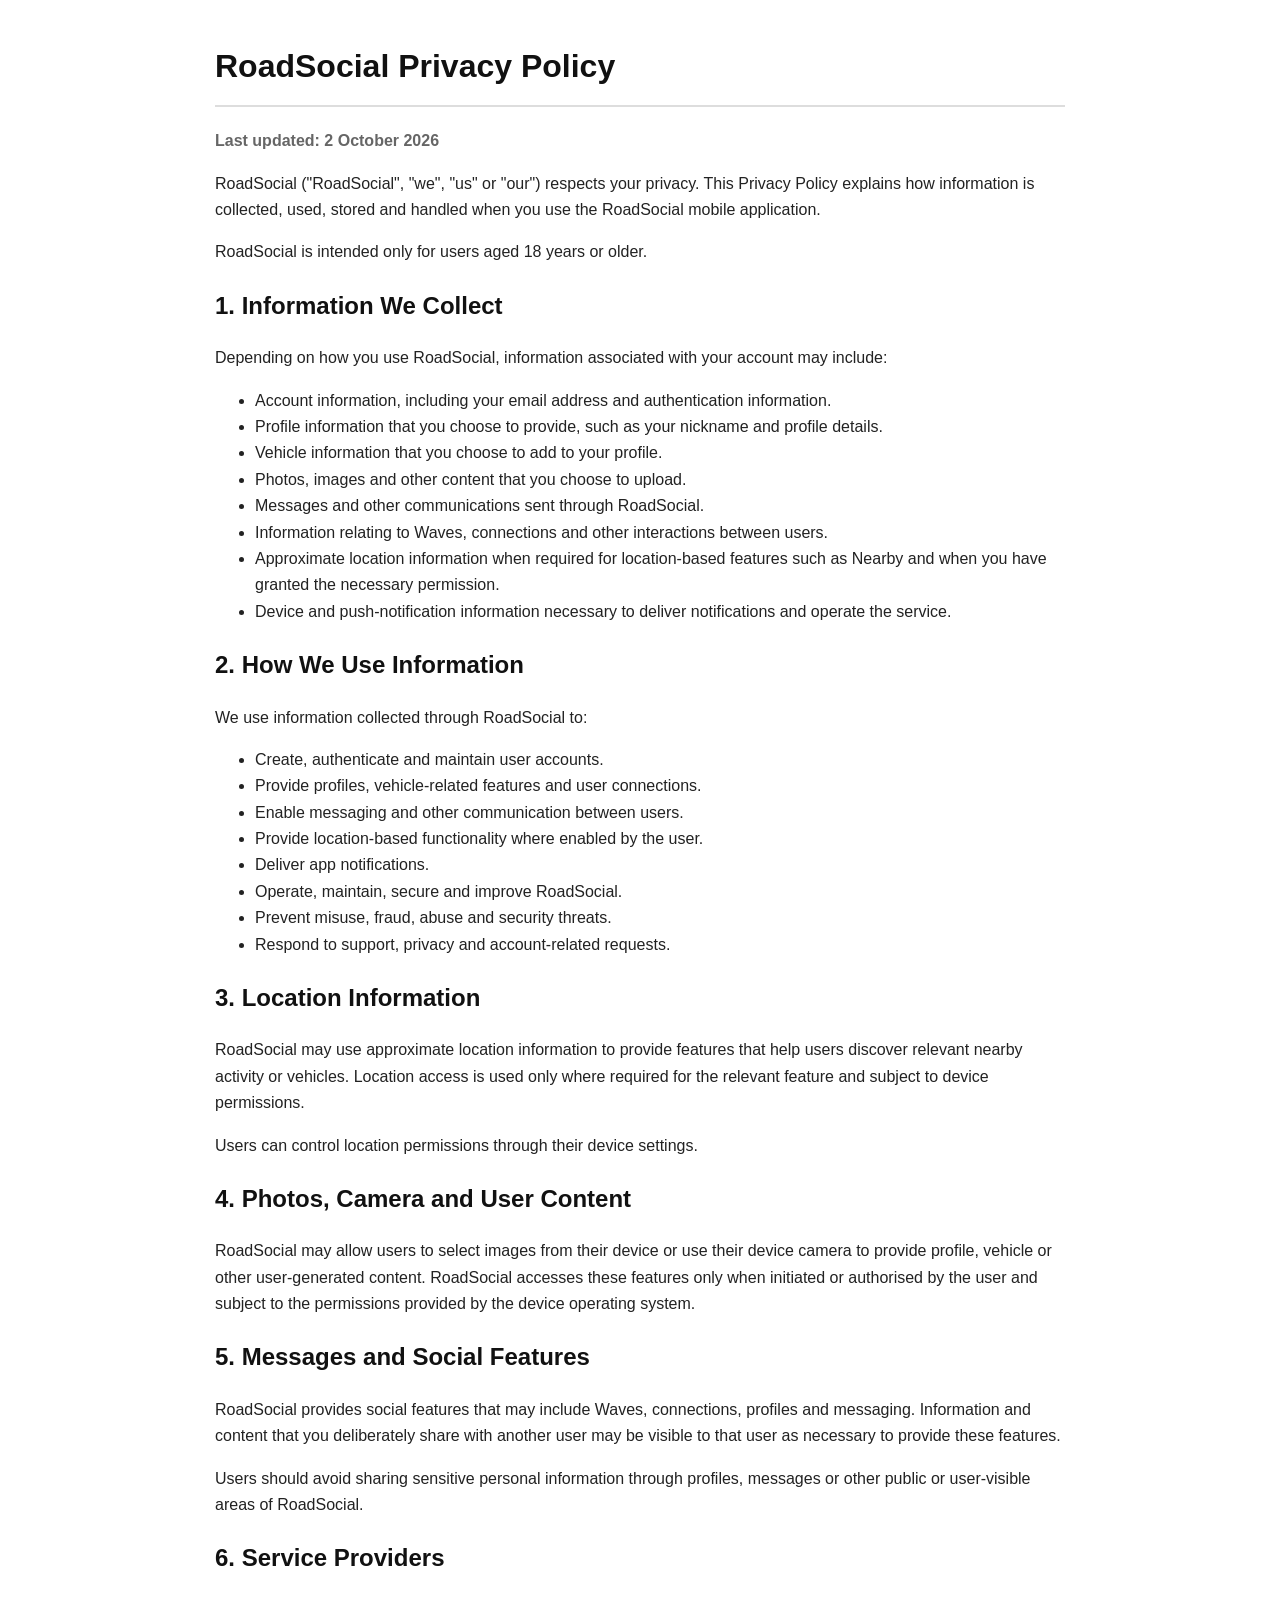
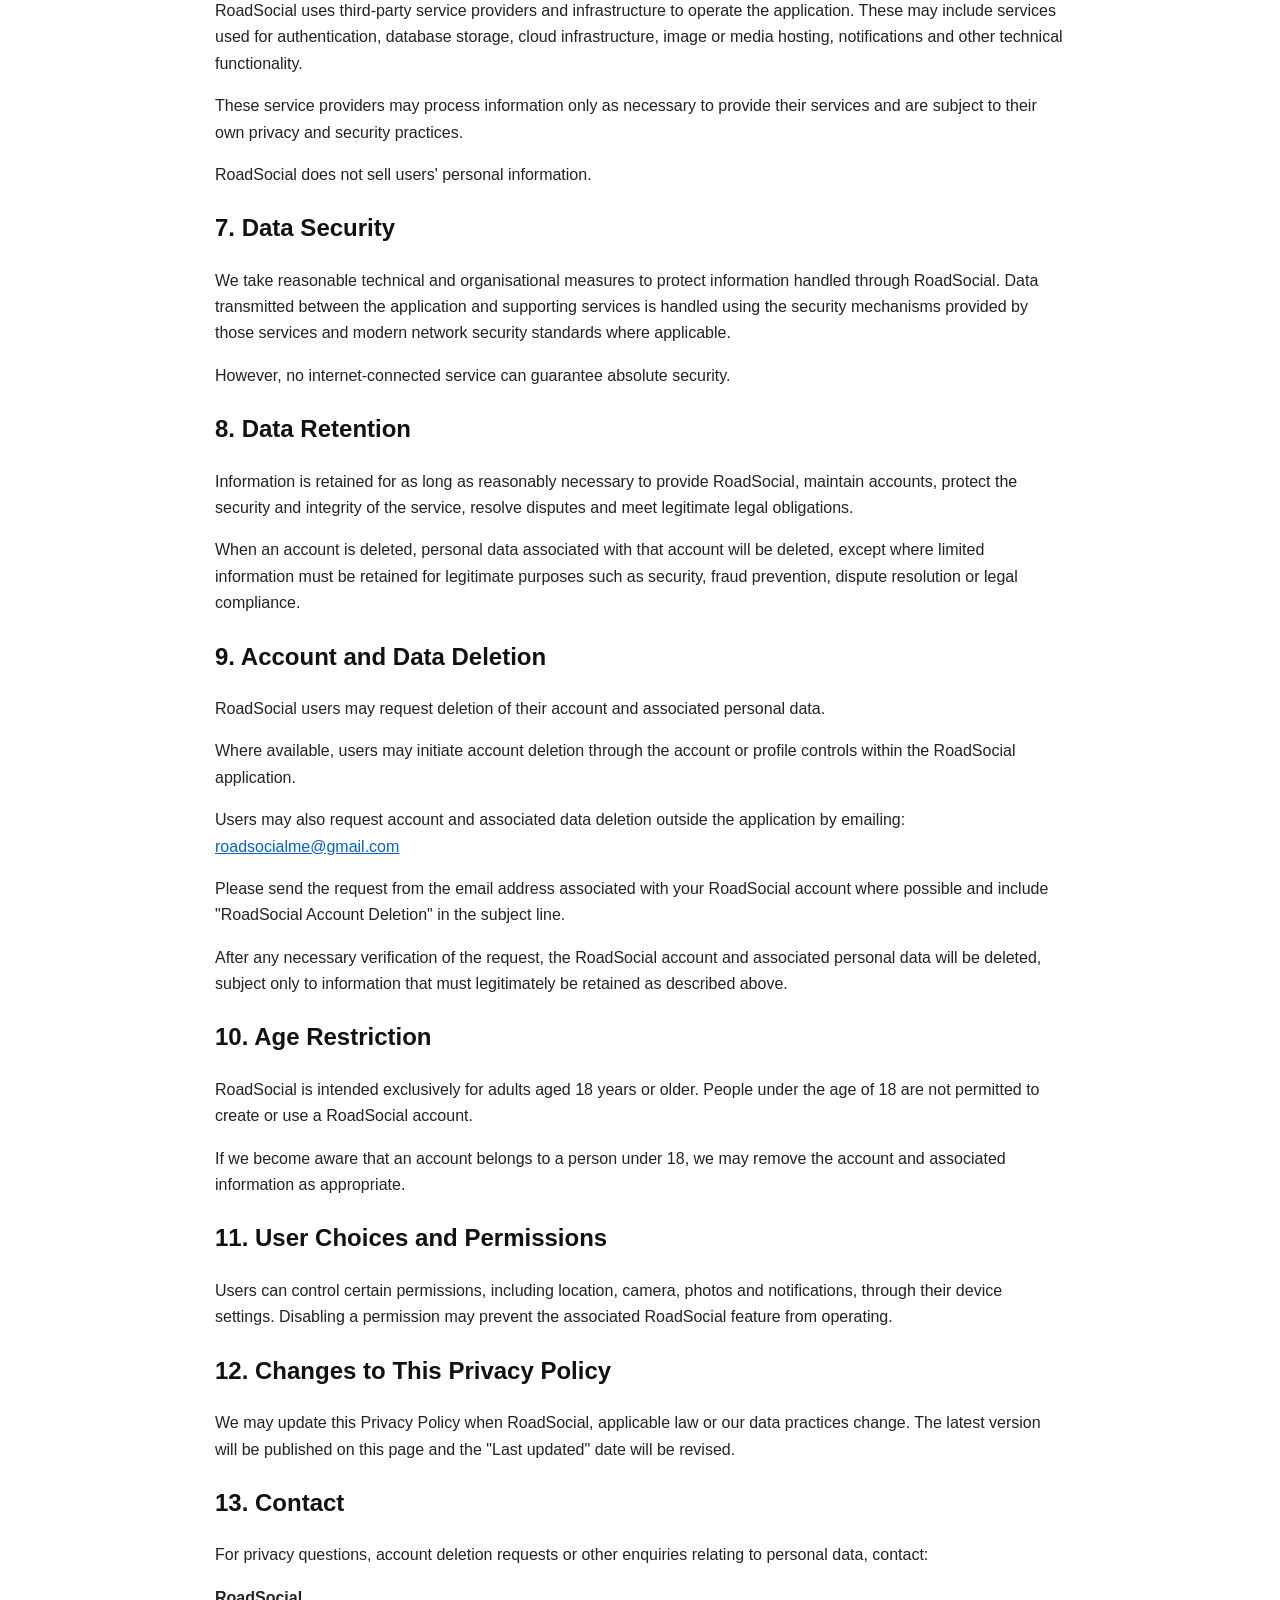
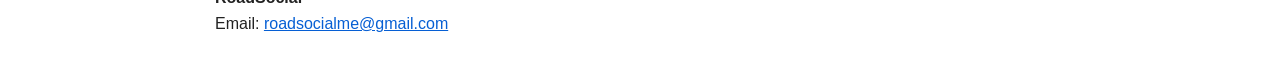
<file: index.html>
<!DOCTYPE html>
<html lang="en">
<head>
  <meta charset="UTF-8">
  <meta name="viewport" content="width=device-width, initial-scale=1.0">
  <title>RoadSocial Privacy Policy</title>
  <style>
    body {
      font-family: Arial, sans-serif;
      max-width: 850px;
      margin: 40px auto;
      padding: 0 20px;
      line-height: 1.65;
      color: #222;
    }
    h1, h2 { color: #111; }
    h1 { border-bottom: 2px solid #ddd; padding-bottom: 12px; }
    a { color: #065fd4; }
    .updated { color: #666; }
  </style>
</head>

<body>

<h1>RoadSocial Privacy Policy</h1>
<p class="updated"><strong>Last updated: 2 October 2026</strong></p>

<p>
RoadSocial ("RoadSocial", "we", "us" or "our") respects your privacy.
This Privacy Policy explains how information is collected, used, stored
and handled when you use the RoadSocial mobile application.
</p>

<p>
RoadSocial is intended only for users aged 18 years or older.
</p>

<h2>1. Information We Collect</h2>

<p>Depending on how you use RoadSocial, information associated with your account may include:</p>

<ul>
  <li>Account information, including your email address and authentication information.</li>
  <li>Profile information that you choose to provide, such as your nickname and profile details.</li>
  <li>Vehicle information that you choose to add to your profile.</li>
  <li>Photos, images and other content that you choose to upload.</li>
  <li>Messages and other communications sent through RoadSocial.</li>
  <li>Information relating to Waves, connections and other interactions between users.</li>
  <li>Approximate location information when required for location-based features such as Nearby and when you have granted the necessary permission.</li>
  <li>Device and push-notification information necessary to deliver notifications and operate the service.</li>
</ul>

<h2>2. How We Use Information</h2>

<p>We use information collected through RoadSocial to:</p>

<ul>
  <li>Create, authenticate and maintain user accounts.</li>
  <li>Provide profiles, vehicle-related features and user connections.</li>
  <li>Enable messaging and other communication between users.</li>
  <li>Provide location-based functionality where enabled by the user.</li>
  <li>Deliver app notifications.</li>
  <li>Operate, maintain, secure and improve RoadSocial.</li>
  <li>Prevent misuse, fraud, abuse and security threats.</li>
  <li>Respond to support, privacy and account-related requests.</li>
</ul>

<h2>3. Location Information</h2>

<p>
RoadSocial may use approximate location information to provide features
that help users discover relevant nearby activity or vehicles.
Location access is used only where required for the relevant feature
and subject to device permissions.
</p>

<p>
Users can control location permissions through their device settings.
</p>

<h2>4. Photos, Camera and User Content</h2>

<p>
RoadSocial may allow users to select images from their device or use
their device camera to provide profile, vehicle or other user-generated
content. RoadSocial accesses these features only when initiated or
authorised by the user and subject to the permissions provided by the
device operating system.
</p>

<h2>5. Messages and Social Features</h2>

<p>
RoadSocial provides social features that may include Waves, connections,
profiles and messaging. Information and content that you deliberately
share with another user may be visible to that user as necessary to
provide these features.
</p>

<p>
Users should avoid sharing sensitive personal information through
profiles, messages or other public or user-visible areas of RoadSocial.
</p>

<h2>6. Service Providers</h2>

<p>
RoadSocial uses third-party service providers and infrastructure to
operate the application. These may include services used for
authentication, database storage, cloud infrastructure, image or media
hosting, notifications and other technical functionality.
</p>

<p>
These service providers may process information only as necessary to
provide their services and are subject to their own privacy and security
practices.
</p>

<p>
RoadSocial does not sell users' personal information.
</p>

<h2>7. Data Security</h2>

<p>
We take reasonable technical and organisational measures to protect
information handled through RoadSocial. Data transmitted between the
application and supporting services is handled using the security
mechanisms provided by those services and modern network security
standards where applicable.
</p>

<p>
However, no internet-connected service can guarantee absolute security.
</p>

<h2>8. Data Retention</h2>

<p>
Information is retained for as long as reasonably necessary to provide
RoadSocial, maintain accounts, protect the security and integrity of the
service, resolve disputes and meet legitimate legal obligations.
</p>

<p>
When an account is deleted, personal data associated with that account
will be deleted, except where limited information must be retained for
legitimate purposes such as security, fraud prevention, dispute
resolution or legal compliance.
</p>

<h2>9. Account and Data Deletion</h2>

<p>
RoadSocial users may request deletion of their account and associated
personal data.
</p>

<p>
Where available, users may initiate account deletion through the
account or profile controls within the RoadSocial application.
</p>

<p>
Users may also request account and associated data deletion outside the
application by emailing:
<a href="mailto:roadsocialme@gmail.com">roadsocialme@gmail.com</a>
</p>

<p>
Please send the request from the email address associated with your
RoadSocial account where possible and include "RoadSocial Account
Deletion" in the subject line.
</p>

<p>
After any necessary verification of the request, the RoadSocial account
and associated personal data will be deleted, subject only to information
that must legitimately be retained as described above.
</p>

<h2>10. Age Restriction</h2>

<p>
RoadSocial is intended exclusively for adults aged 18 years or older.
People under the age of 18 are not permitted to create or use a
RoadSocial account.
</p>

<p>
If we become aware that an account belongs to a person under 18, we may
remove the account and associated information as appropriate.
</p>

<h2>11. User Choices and Permissions</h2>

<p>
Users can control certain permissions, including location, camera,
photos and notifications, through their device settings. Disabling a
permission may prevent the associated RoadSocial feature from operating.
</p>

<h2>12. Changes to This Privacy Policy</h2>

<p>
We may update this Privacy Policy when RoadSocial, applicable law or our
data practices change. The latest version will be published on this page
and the "Last updated" date will be revised.
</p>

<h2>13. Contact</h2>

<p>
For privacy questions, account deletion requests or other enquiries
relating to personal data, contact:
</p>

<p>
<strong>RoadSocial</strong><br>
Email:
<a href="mailto:roadsocialme@gmail.com">roadsocialme@gmail.com</a>
</p>

</body>
</html>
</file>
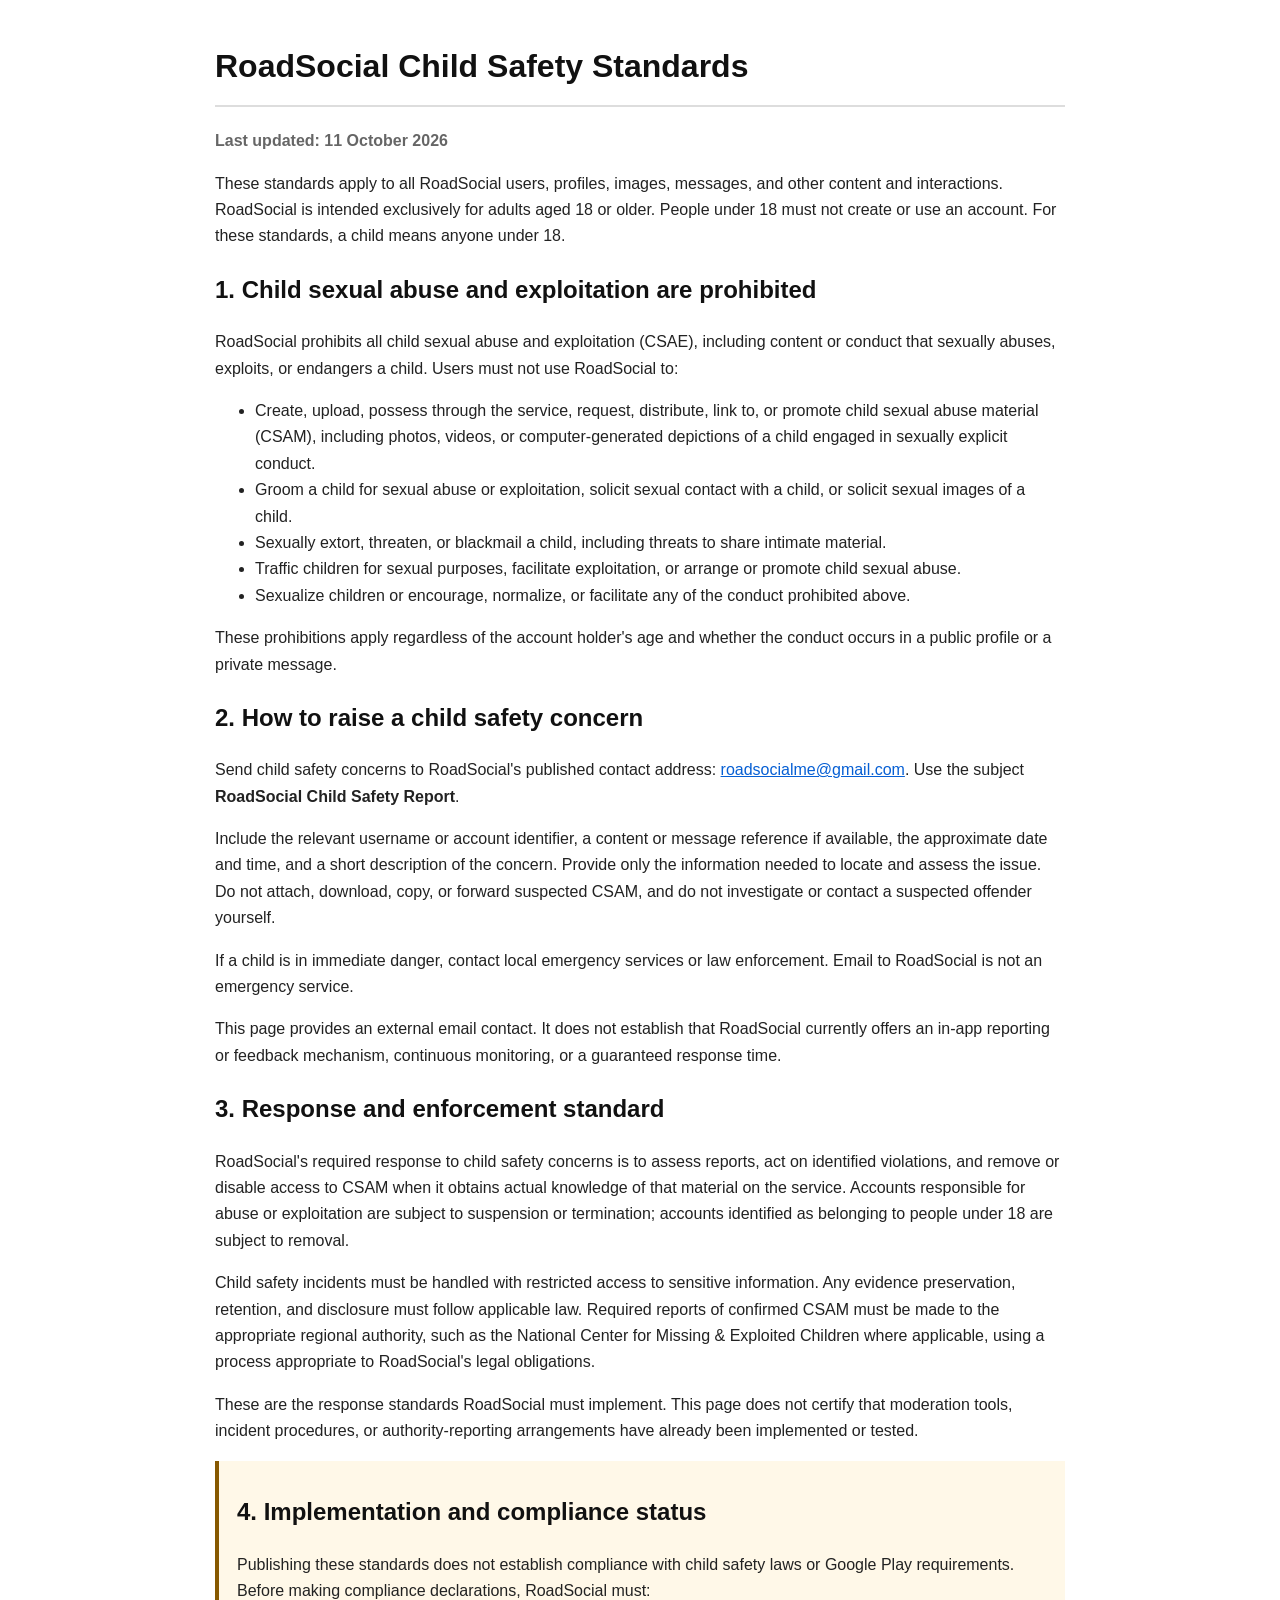
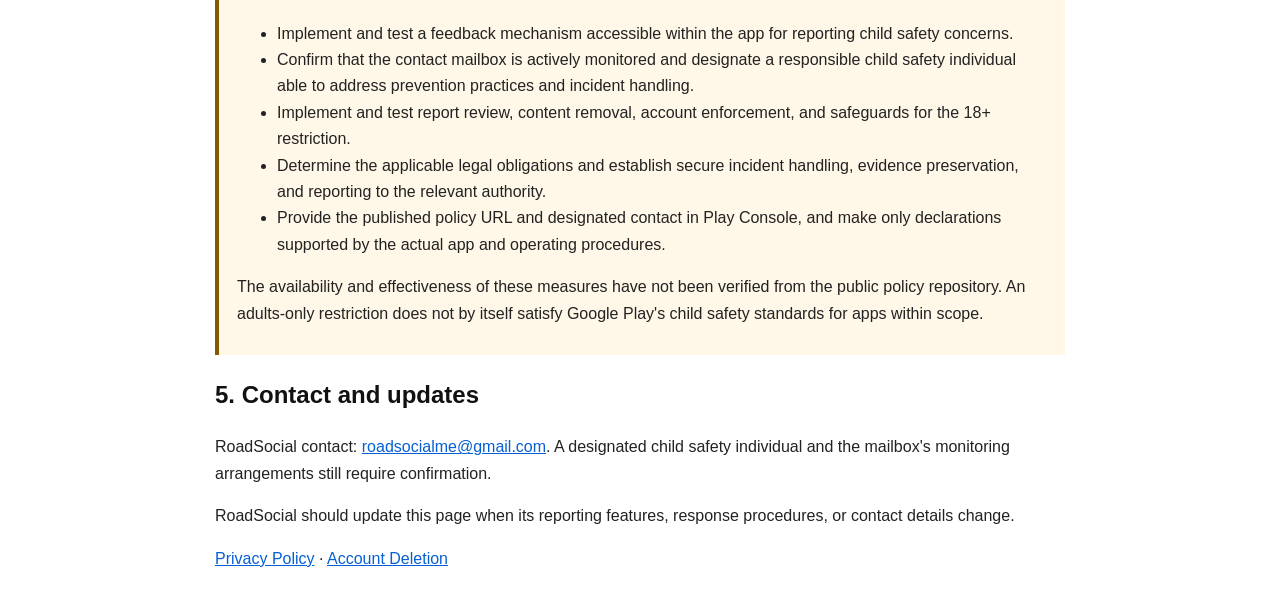
<file: child-safety.html>
<!DOCTYPE html>
<html lang="en">
<head>
  <meta charset="UTF-8">
  <meta name="viewport" content="width=device-width, initial-scale=1.0">
  <meta name="description" content="RoadSocial standards prohibiting child sexual abuse and exploitation, reporting guidance, and implementation status.">
  <title>RoadSocial Child Safety Standards</title>
  <style>
    body { font-family: Arial, sans-serif; max-width: 850px; margin: 40px auto; padding: 0 20px; line-height: 1.65; color: #222; }
    h1, h2 { color: #111; }
    h1 { border-bottom: 2px solid #ddd; padding-bottom: 12px; }
    a { color: #065fd4; }
    .updated { color: #666; }
    .status { border-left: 4px solid #865800; background: #fff8e8; padding: 12px 18px; }
  </style>
</head>
<body>
  <header>
    <h1>RoadSocial Child Safety Standards</h1>
    <p class="updated"><strong>Last updated: 11 October 2026</strong></p>
    <p>These standards apply to all RoadSocial users, profiles, images, messages, and other content and interactions. RoadSocial is intended exclusively for adults aged 18 or older. People under 18 must not create or use an account. For these standards, a child means anyone under 18.</p>
  </header>
  <main>
    <section aria-labelledby="prohibited">
      <h2 id="prohibited">1. Child sexual abuse and exploitation are prohibited</h2>
      <p>RoadSocial prohibits all child sexual abuse and exploitation (CSAE), including content or conduct that sexually abuses, exploits, or endangers a child. Users must not use RoadSocial to:</p>
      <ul>
        <li>Create, upload, possess through the service, request, distribute, link to, or promote child sexual abuse material (CSAM), including photos, videos, or computer-generated depictions of a child engaged in sexually explicit conduct.</li>
        <li>Groom a child for sexual abuse or exploitation, solicit sexual contact with a child, or solicit sexual images of a child.</li>
        <li>Sexually extort, threaten, or blackmail a child, including threats to share intimate material.</li>
        <li>Traffic children for sexual purposes, facilitate exploitation, or arrange or promote child sexual abuse.</li>
        <li>Sexualize children or encourage, normalize, or facilitate any of the conduct prohibited above.</li>
      </ul>
      <p>These prohibitions apply regardless of the account holder's age and whether the conduct occurs in a public profile or a private message.</p>
    </section>
    <section aria-labelledby="reporting">
      <h2 id="reporting">2. How to raise a child safety concern</h2>
      <p>Send child safety concerns to RoadSocial's published contact address: <a href="mailto:roadsocialme@gmail.com?subject=RoadSocial%20Child%20Safety%20Report">roadsocialme@gmail.com</a>. Use the subject <strong>RoadSocial Child Safety Report</strong>.</p>
      <p>Include the relevant username or account identifier, a content or message reference if available, the approximate date and time, and a short description of the concern. Provide only the information needed to locate and assess the issue. Do not attach, download, copy, or forward suspected CSAM, and do not investigate or contact a suspected offender yourself.</p>
      <p>If a child is in immediate danger, contact local emergency services or law enforcement. Email to RoadSocial is not an emergency service.</p>
      <p>This page provides an external email contact. It does not establish that RoadSocial currently offers an in-app reporting or feedback mechanism, continuous monitoring, or a guaranteed response time.</p>
    </section>
    <section aria-labelledby="response">
      <h2 id="response">3. Response and enforcement standard</h2>
      <p>RoadSocial's required response to child safety concerns is to assess reports, act on identified violations, and remove or disable access to CSAM when it obtains actual knowledge of that material on the service. Accounts responsible for abuse or exploitation are subject to suspension or termination; accounts identified as belonging to people under 18 are subject to removal.</p>
      <p>Child safety incidents must be handled with restricted access to sensitive information. Any evidence preservation, retention, and disclosure must follow applicable law. Required reports of confirmed CSAM must be made to the appropriate regional authority, such as the National Center for Missing &amp; Exploited Children where applicable, using a process appropriate to RoadSocial's legal obligations.</p>
      <p>These are the response standards RoadSocial must implement. This page does not certify that moderation tools, incident procedures, or authority-reporting arrangements have already been implemented or tested.</p>
    </section>
    <section aria-labelledby="status" class="status">
      <h2 id="status">4. Implementation and compliance status</h2>
      <p>Publishing these standards does not establish compliance with child safety laws or Google Play requirements. Before making compliance declarations, RoadSocial must:</p>
      <ul>
        <li>Implement and test a feedback mechanism accessible within the app for reporting child safety concerns.</li>
        <li>Confirm that the contact mailbox is actively monitored and designate a responsible child safety individual able to address prevention practices and incident handling.</li>
        <li>Implement and test report review, content removal, account enforcement, and safeguards for the 18+ restriction.</li>
        <li>Determine the applicable legal obligations and establish secure incident handling, evidence preservation, and reporting to the relevant authority.</li>
        <li>Provide the published policy URL and designated contact in Play Console, and make only declarations supported by the actual app and operating procedures.</li>
      </ul>
      <p>The availability and effectiveness of these measures have not been verified from the public policy repository. An adults-only restriction does not by itself satisfy Google Play's child safety standards for apps within scope.</p>
    </section>
    <section aria-labelledby="contact">
      <h2 id="contact">5. Contact and updates</h2>
      <p>RoadSocial contact: <a href="mailto:roadsocialme@gmail.com">roadsocialme@gmail.com</a>. A designated child safety individual and the mailbox's monitoring arrangements still require confirmation.</p>
      <p>RoadSocial should update this page when its reporting features, response procedures, or contact details change.</p>
      <p><a href="./index.html">Privacy Policy</a> &middot; <a href="./delete-account.html">Account Deletion</a></p>
    </section>
  </main>
</body>
</html>
</file>
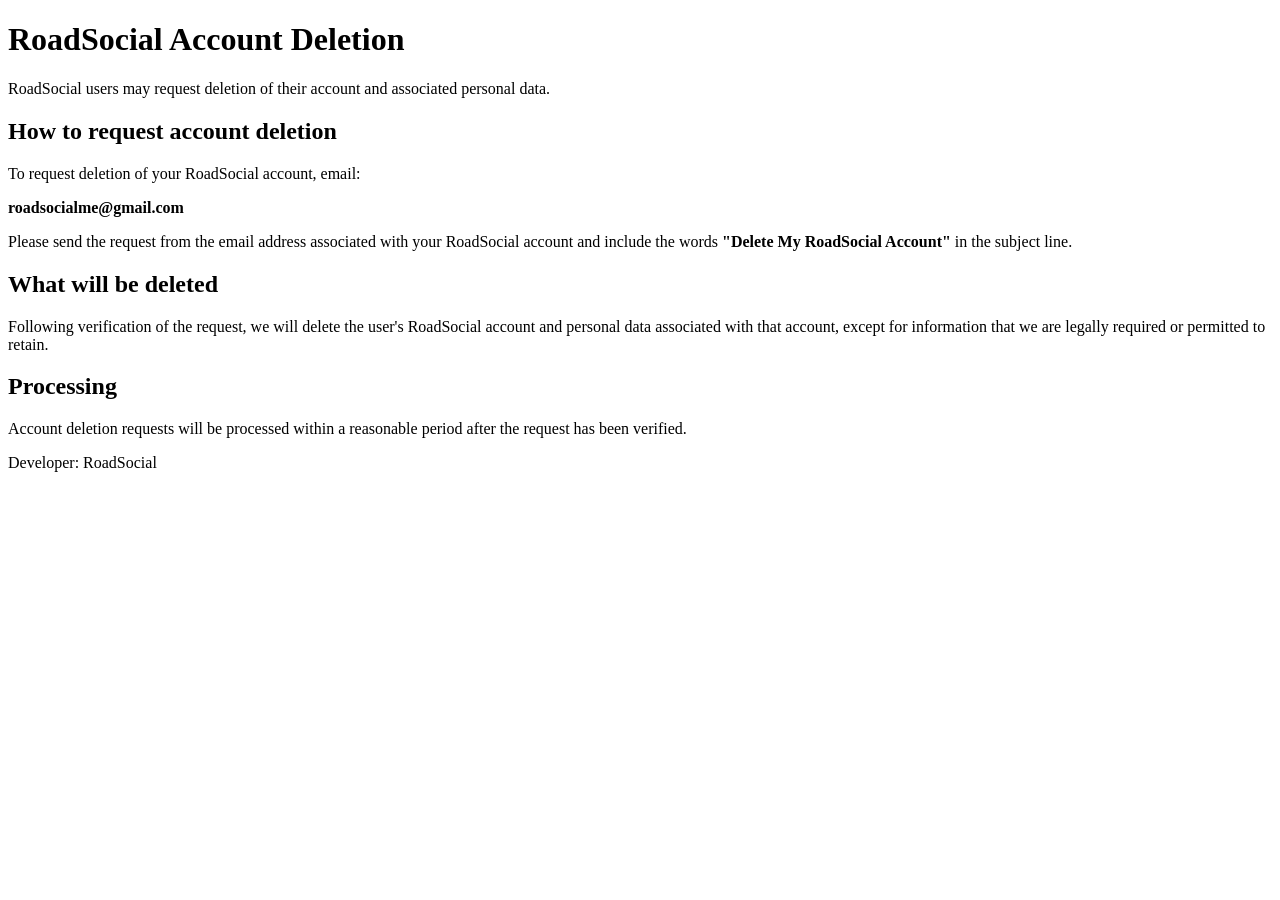
<file: delete-account.html>
<!DOCTYPE html>
<html lang="en">
<head>
  <meta charset="UTF-8">
  <meta name="viewport" content="width=device-width, initial-scale=1.0">
  <title>RoadSocial - Account Deletion</title>
</head>
<body>
  <h1>RoadSocial Account Deletion</h1>

  <p>RoadSocial users may request deletion of their account and associated personal data.</p>

  <h2>How to request account deletion</h2>

  <p>To request deletion of your RoadSocial account, email:</p>

  <p><strong>roadsocialme@gmail.com</strong></p>

  <p>Please send the request from the email address associated with your RoadSocial account and include the words <strong>"Delete My RoadSocial Account"</strong> in the subject line.</p>

  <h2>What will be deleted</h2>

  <p>Following verification of the request, we will delete the user's RoadSocial account and personal data associated with that account, except for information that we are legally required or permitted to retain.</p>

  <h2>Processing</h2>

  <p>Account deletion requests will be processed within a reasonable period after the request has been verified.</p>

  <p>Developer: RoadSocial</p>
</body>
</html>
</file>
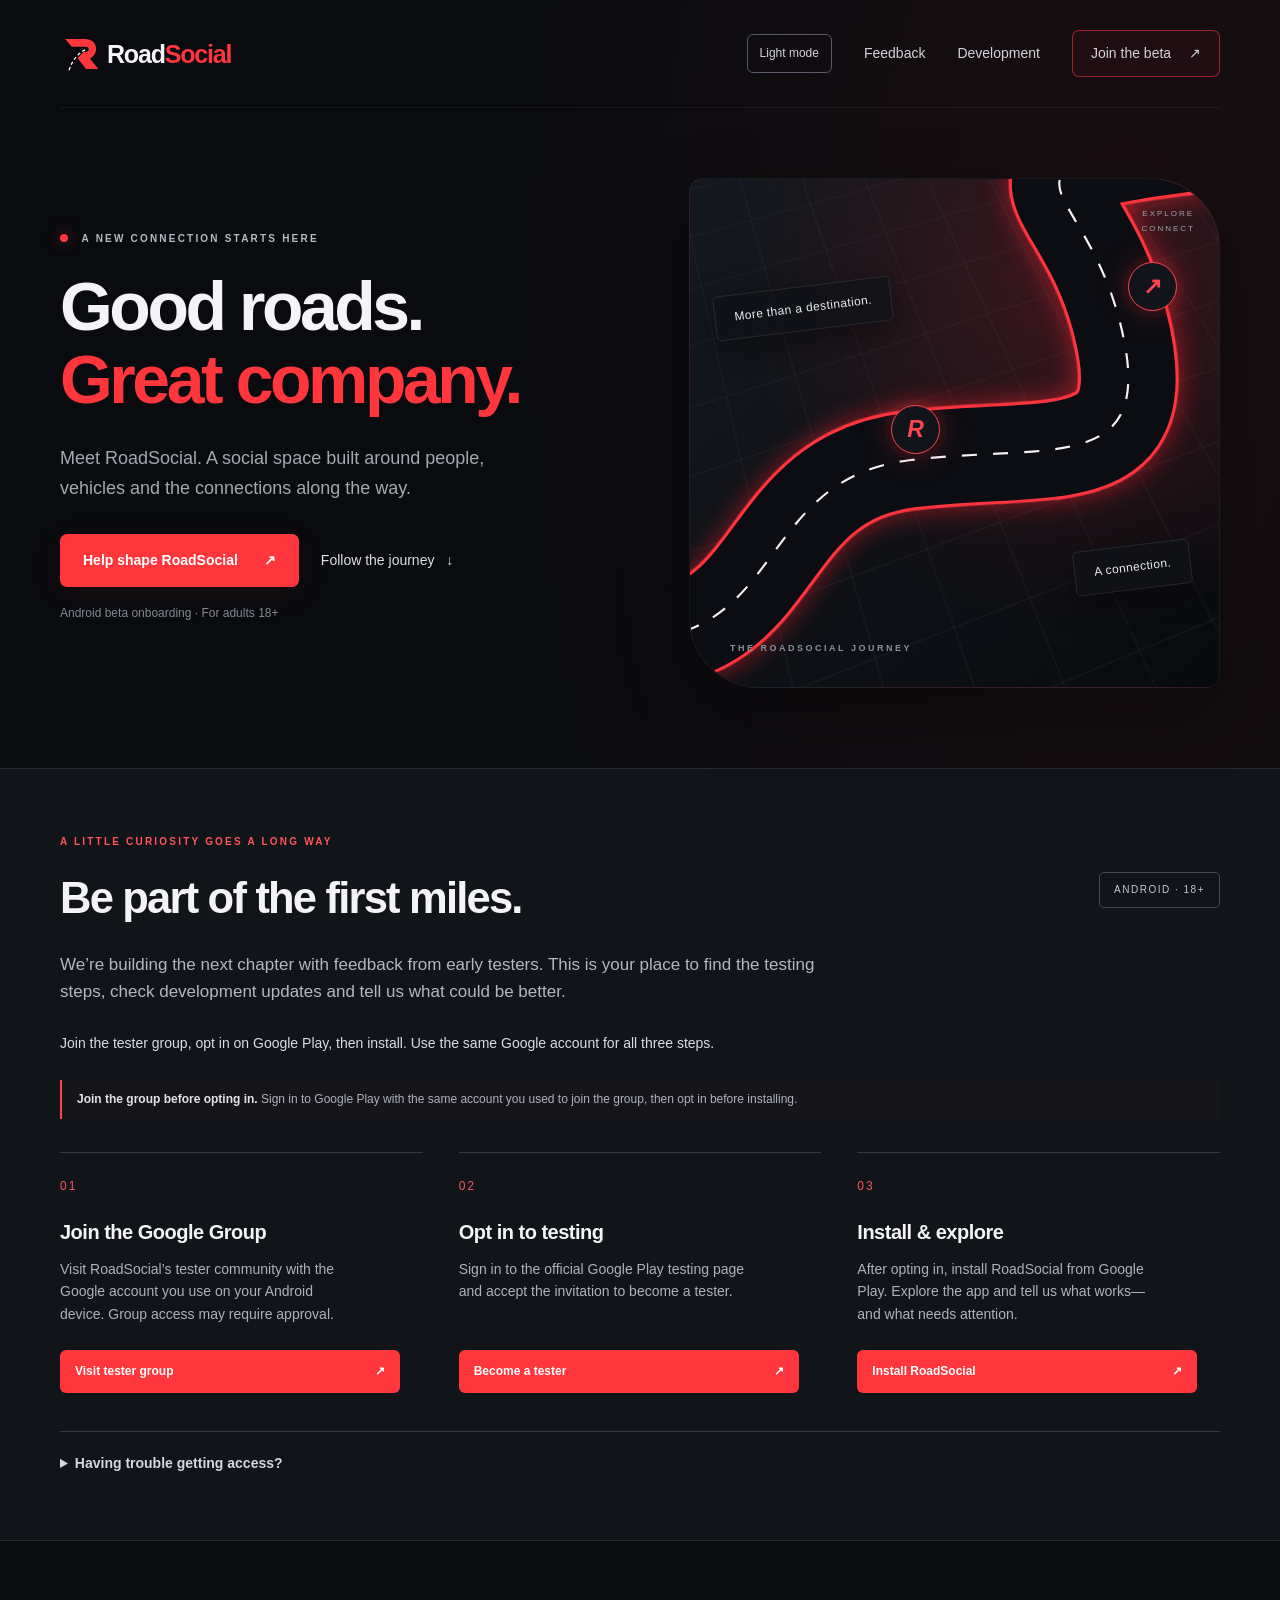
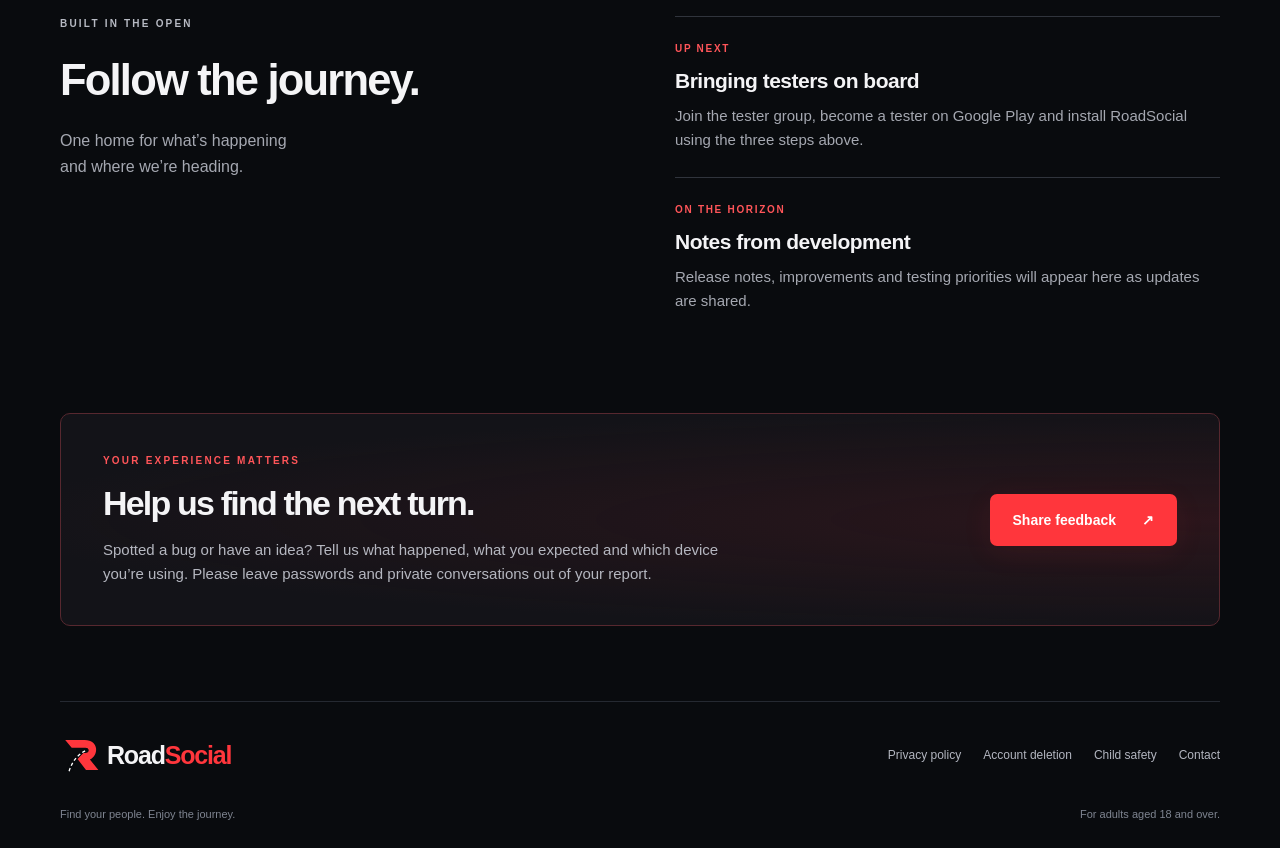
<file: home.html>
<!doctype html>
<html lang="en">
<head>
  <meta charset="utf-8">
  <meta name="viewport" content="width=device-width, initial-scale=1">
  <meta name="description" content="Follow RoadSocial's development, learn how to join Android beta testing, and help shape what comes next.">
  <script>
    try { document.documentElement.dataset.theme = localStorage.getItem('roadsocial-theme') === 'light' ? 'light' : 'dark'; } catch (_) { document.documentElement.dataset.theme = 'dark'; }
  </script>
  <title>RoadSocial — Find your people. Enjoy the journey.</title>
  <link rel="stylesheet" href="landing.css">
  <link rel="stylesheet" href="night.css">
</head>
<body>
  <a class="skip" href="#main">Skip to content</a>
  <header class="header wrap">
    <a class="brand" href="./home.html" aria-label="RoadSocial home"><span class="brand-icon" aria-hidden="true"><svg viewBox="0 0 60 60" aria-hidden="true"><path fill="currentColor" d="M8 7h30c22 0 22 24 8 30l13 16H40L27 36l8-9h4c7 0 7-8 0-8H18z"/><path d="M9 55C15 31 27 24 43 20L24 39l-4 16" fill="#080a0d"/><path d="M14 55Q21 32 40 23" fill="none" stroke="white" stroke-width="2" stroke-dasharray="5 4"/></svg></span><span class="wordmark">Road<span>Social</span></span></a>
    <nav aria-label="Main navigation"><button class="theme-toggle" type="button" aria-label="Switch to light theme">Light mode</button><a href="#feedback">Feedback</a><a href="#updates">Development</a><a class="nav-cta" href="#beta">Join the beta <span aria-hidden="true">↗</span></a></nav>
  </header>
  <main id="main">
    <section class="hero wrap" aria-labelledby="hero-title">
      <div class="hero-copy"><p class="eyebrow"><span class="dot"></span> A new connection starts here</p><h1 id="hero-title">Good roads.<br><span>Great company.</span></h1><p class="intro">Meet RoadSocial. A social space built around people, vehicles and the connections along the way.</p><div class="actions"><a class="button" href="#beta">Help shape RoadSocial <span aria-hidden="true">↗</span></a><a class="text-link" href="#updates">Follow the journey <span aria-hidden="true">↓</span></a></div><p class="fine">Android beta onboarding · For adults 18+</p></div>
      <div class="road-art" role="img" aria-label="Stylised night road with red light trails connecting people"><div class="art-grid"></div><svg class="road" viewBox="0 0 520 510" aria-hidden="true"><path class="road-edge" d="M-40 410 C80 410 80 275 215 275 S445 320 425 170 S290 15 570 15"/><path class="road-body" d="M-40 410 C80 410 80 275 215 275 S445 320 425 170 S290 15 570 15"/><path class="road-line" d="M-40 410 C80 410 80 275 215 275 S445 320 425 170 S290 15 570 15"/></svg><span class="map-label label-one">More than a destination.</span><span class="map-label label-two">A connection.</span><span class="pin pin-one">R</span><span class="pin pin-two">↗</span><span class="art-caption">THE ROADSOCIAL JOURNEY</span><span class="compass" aria-hidden="true">EXPLORE<br>CONNECT</span></div>
    </section>
    <section class="beta-section" id="beta" aria-labelledby="beta-title"><div class="wrap"><div class="section-heading"><div><p class="eyebrow">A little curiosity goes a long way</p><h2 id="beta-title">Be part of the first miles.</h2></div><span class="pill">ANDROID · 18+</span></div><p class="beta-intro">We’re building the next chapter with feedback from early testers. This is your place to find the testing steps, check development updates and tell us what could be better.</p><p class="section-intro">Join the tester group, opt in on Google Play, then install. Use the same Google account for all three steps.</p><p class="notice"><strong>Join the group before opting in.</strong> Sign in to Google Play with the same account you used to join the group, then opt in before installing.</p><ol class="steps"><li><span class="step-number">01</span><h3>Join the Google Group</h3><p>Visit RoadSocial’s tester community with the Google account you use on your Android device. Group access may require approval.</p><a class="step-link" href="https://groups.google.com/g/roadsocialtesters">Visit tester group <span aria-hidden="true">↗</span></a></li><li><span class="step-number">02</span><h3>Opt in to testing</h3><p>Sign in to the official Google Play testing page and accept the invitation to become a tester.</p><a class="step-link" href="https://play.google.com/apps/testing/com.roadsocial.app">Become a tester <span aria-hidden="true">↗</span></a></li><li><span class="step-number">03</span><h3>Install &amp; explore</h3><p>After opting in, install RoadSocial from Google Play. Explore the app and tell us what works—and what needs attention.</p><a class="step-link" href="https://play.google.com/store/apps/details?id=com.roadsocial.app">Install RoadSocial <span aria-hidden="true">↗</span></a></li></ol><details><summary>Having trouble getting access?</summary><p>Check that you joined the group and opted in with the same Google account selected in Google Play. If access is still unavailable, contact us using the feedback link below.</p></details></div></section>
    <section class="updates wrap" id="updates" aria-labelledby="updates-title"><div><p class="eyebrow">Built in the open</p><h2 id="updates-title">Follow the journey.</h2><p>One home for what’s happening<br>and where we’re heading.</p></div><div class="update-list"><article><span class="update-status">UP NEXT</span><h3>Bringing testers on board</h3><p>Join the tester group, become a tester on Google Play and install RoadSocial using the three steps above.</p></article><article><span class="update-status">ON THE HORIZON</span><h3>Notes from development</h3><p>Release notes, improvements and testing priorities will appear here as updates are shared.</p></article></div></section>
    <section class="feedback wrap" id="feedback" aria-labelledby="feedback-title"><div><p class="eyebrow">Your experience matters</p><h2 id="feedback-title">Help us find the next turn.</h2><p>Spotted a bug or have an idea? Tell us what happened, what you expected and which device you’re using. Please leave passwords and private conversations out of your report.</p></div><a class="button" href="mailto:roadsocialme@gmail.com?subject=RoadSocial%20Beta%20Feedback">Share feedback <span aria-hidden="true">↗</span></a></section>
  </main>
  <footer class="wrap"><div class="footer-top"><a class="brand" href="./home.html"><span class="brand-icon" aria-hidden="true"><svg viewBox="0 0 60 60" aria-hidden="true"><path fill="currentColor" d="M8 7h30c22 0 22 24 8 30l13 16H40L27 36l8-9h4c7 0 7-8 0-8H18z"/><path d="M9 55C15 31 27 24 43 20L24 39l-4 16" fill="#080a0d"/><path d="M14 55Q21 32 40 23" fill="none" stroke="white" stroke-width="2" stroke-dasharray="5 4"/></svg></span><span class="wordmark">Road<span>Social</span></span></a><nav aria-label="Legal and contact"><a href="./index.html">Privacy policy</a><a href="./delete-account.html">Account deletion</a><a href="./child-safety.html">Child safety</a><a href="mailto:roadsocialme@gmail.com">Contact</a></nav></div><div class="footer-bottom"><span>Find your people. Enjoy the journey.</span><span>For adults aged 18 and over.</span></div></footer>
  <script>
    const themeButton = document.querySelector('.theme-toggle');
    function updateThemeButton() {
      const light = document.documentElement.dataset.theme === 'light';
      themeButton.textContent = light ? 'Dark mode' : 'Light mode';
      themeButton.setAttribute('aria-label', light ? 'Switch to dark theme' : 'Switch to light theme');
    }
    updateThemeButton();
    themeButton.addEventListener('click', () => {
      const next = document.documentElement.dataset.theme === 'light' ? 'dark' : 'light';
      document.documentElement.dataset.theme = next;
      try { localStorage.setItem('roadsocial-theme', next); } catch (_) {}
      updateThemeButton();
    });
  </script>
</body>
</html>
</file>
<file: landing.css>
@charset "UTF-8";
:root{--ink:#153b36;--green:#246050;--mint:#dbefb8;--paper:#f6f7f1;--muted:#52645e;--line:#d8ded3}*{box-sizing:border-box}html{scroll-behavior:smooth;scroll-padding-top:30px}body{margin:0;background:var(--paper);color:var(--ink);font-family:Arial,Helvetica,sans-serif;line-height:1.6}a{color:inherit;text-decoration:none}a:hover{text-decoration:underline;text-underline-offset:5px}a:focus-visible,summary:focus-visible{outline:3px solid #a25318;outline-offset:6px}.wrap{width:min(1160px,calc(100% - 80px));margin:auto}.header{min-height:108px;display:flex;align-items:center;justify-content:space-between;gap:24px}.brand{display:inline-flex;align-items:center;gap:11px;font-size:25px;font-weight:800;letter-spacing:-1px}.brand-icon{background:var(--ink);color:var(--mint);display:inline-flex;align-items:center;justify-content:center;width:39px;height:39px;border-radius:12px;font-size:33px;line-height:1}.brand-icon span{font-size:22px;margin:11px 0 0 -2px}.header nav{display:flex;gap:32px;align-items:center;font-size:14px;font-weight:700}.nav-cta{border:1px solid var(--ink);padding:11px 18px;border-radius:30px}.nav-cta span{margin-left:14px}.hero{display:grid;grid-template-columns:1.1fr 1fr;align-items:center;gap:40px;padding:48px 0 80px}.eyebrow{font-size:12px;font-weight:700;letter-spacing:1.7px;text-transform:uppercase;margin:0 0 24px}.dot{display:inline-block;height:8px;width:8px;background:var(--green);border-radius:50%;margin-right:9px}h1,h2,h3,p{margin-top:0}h1{font-size:clamp(50px,5.6vw,78px);line-height:1.04;letter-spacing:-4px;margin-bottom:28px;font-weight:800}h2{font-size:clamp(32px,3.4vw,45px);line-height:1.12;letter-spacing:-1.8px;margin-bottom:24px}h3{font-size:21px;line-height:1.3;letter-spacing:-.5px}.intro{font-size:19px;max-width:460px;color:var(--muted);line-height:1.65}.actions{display:flex;align-items:center;gap:24px;margin:31px 0 17px;flex-wrap:wrap}.button{display:inline-flex;align-items:center;justify-content:space-between;gap:26px;background:var(--ink);color:white;border-radius:30px;padding:15px 23px;font-size:14px;font-weight:700}.button:hover{background:var(--green);text-decoration:none}.text-link{font-size:14px;font-weight:700}.text-link span{margin-left:8px}.fine{font-size:12px;color:var(--muted)}.road-art{height:510px;background:#dbe9d4;border-radius:130px 26px 110px 26px;position:relative;overflow:hidden}.art-grid{position:absolute;inset:0;background-image:linear-gradient(#ffffff42 1px,transparent 1px),linear-gradient(90deg,#ffffff42 1px,transparent 1px);background-size:50px 50px;transform:rotate(-14deg) scale(1.5)}.road{position:absolute;inset:0;width:100%;height:100%;fill:none}.road-edge{stroke:#c4d4bb;stroke-width:102}.road-body{stroke:#2b5a4b;stroke-width:84}.road-line{stroke:#e9f2d4;stroke-width:3;stroke-dasharray:12 13}.map-label{position:absolute;background:var(--paper);padding:12px 19px;font-size:16px;font-weight:700;box-shadow:0 8px 25px #153b3610;border-radius:12px}.label-one{top:99px;left:30px;transform:rotate(-7deg)}.label-two{bottom:90px;right:35px;transform:rotate(5deg)}.pin{position:absolute;background:var(--mint);box-shadow:0 0 0 9px #dbefb844,0 7px 12px #153b3620;border:3px solid var(--paper);display:grid;place-content:center;width:58px;height:58px;border-radius:50%;font-size:29px;font-weight:800}.pin-one{top:215px;left:36%;display:flex;align-items:center;justify-content:center}.pin-one span{font-size:22px}.pin-two{top:90px;right:8%}.art-caption{position:absolute;left:40px;bottom:32px;font-size:10px;font-weight:700;letter-spacing:2px}.compass{position:absolute;top:28px;right:30px;text-align:center;font-size:11px;line-height:1.3}.about{padding:66px 0 77px;border-top:1px solid var(--line)}.split{display:grid;grid-template-columns:1fr 1fr;gap:70px}.split p{font-size:17px;color:var(--muted);max-width:500px}.split h2{margin-bottom:0}.beta-section{background:var(--ink);color:var(--paper);padding:77px 0 65px}.beta-section .eyebrow{color:var(--mint)}.section-heading{display:flex;align-items:center;justify-content:space-between;gap:25px}.pill{font-size:11px;letter-spacing:1px;border:1px solid #ffffff60;border-radius:30px;padding:9px 14px;white-space:nowrap}.section-intro{color:#d4e0d6;max-width:660px;font-size:17px}.notice{background:#ffffff0b;border-left:3px solid var(--mint);padding:13px 17px;font-size:13px;margin:27px 0 32px;color:#e3ebdd}.steps{list-style:none;padding:0;display:grid;grid-template-columns:repeat(3,1fr);gap:36px;margin:0 0 38px}.steps li{border-top:1px solid #ffffff40;padding-top:24px;display:flex;flex-direction:column}.step-number{font-size:13px;color:var(--mint);margin-bottom:23px}.steps h3{margin-bottom:13px}.steps p{font-size:14px;color:#d4e0d6;max-width:290px;margin-bottom:25px}.steps button{margin-top:auto;background:transparent;border:1px solid #ffffff50;border-radius:25px;color:#d4e0d6;font:inherit;font-size:12px;padding:11px 15px;display:flex;justify-content:space-between;gap:10px;text-align:left}.steps button:disabled{cursor:not-allowed}details{border-top:1px solid #ffffff40;padding-top:20px;font-size:14px}summary{cursor:pointer;font-weight:700}details p{max-width:740px;color:#d4e0d6;margin:16px 0 0}.updates{padding:85px 0;display:grid;grid-template-columns:1fr 1fr;gap:70px}.updates>div>p:last-child{color:var(--muted)}.update-list article{border-top:1px solid var(--line);padding:24px 0 10px}.update-status{font-size:10px;letter-spacing:1.7px;color:var(--green);font-weight:700;display:block;margin-bottom:10px}.update-list h3{margin-bottom:10px}.update-list p{color:var(--muted);font-size:15px}.feedback{background:var(--mint);padding:43px 46px;border-radius:22px;display:flex;gap:50px;align-items:center;justify-content:space-between;margin-bottom:75px}.feedback .eyebrow{margin-bottom:15px}.feedback h2{font-size:34px;margin-bottom:16px}.feedback p:last-child{max-width:620px;font-size:15px;margin-bottom:0}.feedback .button{flex-shrink:0}footer{border-top:1px solid var(--line);padding:32px 0 24px}.footer-top{display:flex;align-items:center;justify-content:space-between;gap:25px}.footer-top nav{display:flex;gap:22px;flex-wrap:wrap;font-size:12px}.footer-bottom{display:flex;justify-content:space-between;gap:15px;font-size:11px;color:var(--muted);margin-top:30px}.skip{position:absolute;top:-100px;left:16px;background:white;padding:12px;z-index:5}.skip:focus{top:12px}@media(max-width:950px){.wrap{width:calc(100% - 48px)}.hero{gap:24px}h1{letter-spacing:-2.7px}.road-art{height:440px}.actions{gap:18px}.split,.updates{gap:35px}.steps{gap:22px}.feedback{gap:25px;padding:34px}.footer-top{align-items:flex-start}.footer-top nav{justify-content:flex-end}}@media(max-width:700px){.wrap{width:calc(100% - 36px)}.header{min-height:88px;gap:15px}.brand{font-size:22px}.brand-icon{width:34px;height:34px}.header nav{gap:12px}.header nav>a:not(.nav-cta){display:none}.nav-cta{padding:8px 12px;font-size:12px}.hero{grid-template-columns:1fr;padding:32px 0 50px;gap:30px}h1{font-size:58px}.intro{font-size:18px}.road-art{height:360px;border-radius:85px 20px 75px 20px}.label-one{top:55px}.label-two{bottom:70px}.pin-one{top:145px}.pin-two{top:40px}.about{padding:44px 0}.split,.updates{grid-template-columns:1fr;gap:24px}.split h2 br{display:none}.split p:last-child{margin-bottom:0}.section-heading{align-items:flex-start;gap:15px;flex-direction:column}.section-heading h2{margin-bottom:0}.beta-section{padding:48px 0}.section-heading .eyebrow{font-size:11px}.pill{margin:0 0 20px}.steps{grid-template-columns:1fr;gap:28px}.step-number{margin-bottom:14px}.steps p{max-width:none}.steps button{max-width:340px}.updates{padding:50px 0}.updates>div>p:last-child br{display:none}.feedback{flex-direction:column;align-items:flex-start;padding:30px 25px;margin-bottom:45px;gap:24px}.feedback h2{font-size:31px}.footer-top{flex-direction:column}.footer-top nav{justify-content:flex-start;gap:15px 22px}.footer-bottom{flex-direction:column;gap:5px;margin-top:24px}}@media(prefers-reduced-motion:reduce){html{scroll-behavior:auto}}

.steps .step-link{margin-top:auto;background:var(--mint);color:var(--ink);border-radius:25px;font-size:12px;font-weight:700;padding:12px 15px;display:flex;justify-content:space-between;gap:10px;max-width:340px}.steps .step-link:hover{background:#e9f5d6;text-decoration:none}
@media(max-width:700px){h1{font-size:clamp(40px,11.3vw,58px);letter-spacing:-2px}}
</file>
<file: night.css>
/* RoadSocial night identity: charcoal, signal red, white. */
.theme-toggle{border:1px solid #555b68;background:transparent;color:inherit;font:inherit;font-size:12px;padding:9px 12px;border-radius:6px;cursor:pointer;white-space:nowrap}.theme-toggle:focus-visible{outline:3px solid #ff7277;outline-offset:4px}
html{color-scheme:dark}html[data-theme=light]{color-scheme:light;--ink:#171a21;--paper:#fafafa;--muted:#565d6a;--line:#d5d7dd}html[data-theme=light] body{background:radial-gradient(ellipse at 90% 10%,#ff363c09,transparent 40%),#fafafa;color:#171a21}html[data-theme=light] .header{border-color:#dedfe4}html[data-theme=light] .header nav,html[data-theme=light] .text-link{color:#303641}html[data-theme=light] .eyebrow{color:#545b68}html[data-theme=light] .fine{color:#626977}html[data-theme=light] .beta-section{background:#f0f1f4;color:#171a21;border-color:#d5d7dd}html[data-theme=light] .beta-intro,html[data-theme=light] .steps p,html[data-theme=light] details p{color:#535c6a}html[data-theme=light] .section-intro,html[data-theme=light] details{color:#343c49}html[data-theme=light] .notice{color:#525966;background:#ff363c06}html[data-theme=light] .notice strong{color:#343b48}html[data-theme=light] .pill{color:#49515f;border-color:#aeb3bd}html[data-theme=light] .steps li,html[data-theme=light] details,html[data-theme=light] .update-list article{border-color:#cdd0d7}html[data-theme=light] .steps button{color:#626977;border-color:#aeb3bd}html[data-theme=light] .feedback{background:#fff4f4;border-color:#efcbce}html[data-theme=light] .feedback h2{color:#171a21}html[data-theme=light] .feedback p:last-child{color:#535c6a}html[data-theme=light] footer{border-color:#d5d7dd}html[data-theme=light] .footer-top nav,html[data-theme=light] .footer-bottom{color:#59616f}html[data-theme=light] .theme-toggle{border-color:#b6bac4}html[data-theme=light] h1>span,html[data-theme=light] .wordmark>span,html[data-theme=light] .brand-icon,html[data-theme=light] .beta-section .eyebrow,html[data-theme=light] .step-number,html[data-theme=light] .update-status,html[data-theme=light] .feedback .eyebrow{color:#ce202a}
@media(max-width:700px){.header nav{gap:8px}.theme-toggle{font-size:11px;padding:8px}.header .brand{font-size:19px;gap:4px}.header .brand-icon{width:26px}.header .nav-cta{padding:8px;font-size:11px}.header .nav-cta span{margin-left:4px}}
:root{--ink:#f4f4f6;--green:#ff5559;--mint:#ff363c;--paper:#090b0e;--muted:#a5a8b1;--line:#292c33}
body{background:radial-gradient(ellipse at 88% 12%,#57171c35,transparent 40%),#090b0e;color:var(--ink)}
.header{border-bottom:1px solid #ffffff0c}.brand{gap:8px;letter-spacing:-1.2px}.brand-icon{background:transparent;color:var(--mint);border-radius:0;width:39px;height:42px}.brand-icon svg{width:100%;height:100%}.wordmark>span{color:var(--mint)}
.header nav{font-weight:500;color:#d2d3d9}.nav-cta{border-color:#ff363c90;border-radius:7px;background:#ff363c0d}.nav-cta:hover{background:#ff363c20;text-decoration:none}
.hero{padding-top:70px;padding-bottom:80px;gap:45px}.eyebrow{color:#b7bac3;font-size:10px;letter-spacing:2.2px}.dot{background:var(--mint);box-shadow:0 0 14px #ff363c80}h1{font-size:clamp(50px,5.3vw,74px);letter-spacing:-3.4px;line-height:1.07}h1>span{color:var(--mint)}.intro{font-size:18px;max-width:450px}.button{background:var(--mint);color:white;border-radius:7px;box-shadow:0 7px 30px #ff363c14}.button:hover{background:#e82c32}.text-link{color:#dedfe4;font-weight:500}.fine{color:#858995}.actions{gap:22px}.road-art{background:radial-gradient(ellipse at 75% 20%,#5a1a21a0,transparent 60%),linear-gradient(140deg,#15191f,#080a0e);border:1px solid #ffffff0b;border-radius:14px 70px 14px 70px;box-shadow:0 25px 70px #0005;height:510px}.art-grid{background-image:linear-gradient(#ffffff07 1px,transparent 1px),linear-gradient(90deg,#ffffff07 1px,transparent 1px);background-size:45px 45px;transform:perspective(500px) rotateX(20deg) rotate(-20deg) scale(1.6)}.road-edge{stroke:#ff343c;stroke-width:94;filter:drop-shadow(0 0 12px #ff222b88)}.road-body{stroke:#0b0d12;stroke-width:88}.road-line{stroke:#f2f2f4;stroke-width:2;stroke-dasharray:14 15}.road{transform:rotate(-7deg) scale(1.08)}.map-label{background:#101318c9;color:#ebedf2;border:1px solid #ffffff19;border-radius:5px;font-size:12px;font-weight:500;box-shadow:0 8px 30px #0007;letter-spacing:.4px}.label-one{top:107px;left:24px;transform:rotate(-7deg)}.label-two{bottom:97px;right:28px;transform:rotate(-7deg)}.pin{background:#11141a;color:#ff454c;border:1px solid #ff454c;box-shadow:0 0 0 7px #ff363c0b,0 0 32px #ff363c44;width:49px;height:49px;font-size:23px}.pin-one{top:226px;left:38%;font-style:italic}.pin-two{top:83px;right:8%}.art-caption{color:#8b8f9b;font-size:9px;letter-spacing:2.5px}.compass{color:#a0a3ad;font-size:8px;letter-spacing:2px;top:27px;right:24px;line-height:1.9}
.beta-section{background:#111419;color:#f4f4f6;border-top:1px solid var(--line);border-bottom:1px solid var(--line);padding:65px 0}.beta-section .eyebrow{color:#ff5559}.pill{border-color:#454951;color:#c6c9d1;border-radius:5px;font-size:10px;letter-spacing:1.5px}.beta-intro{color:#b4b7c0;font-size:17px;max-width:785px;margin:4px 0 27px}.section-intro{font-size:14px;color:#dbdde3;max-width:760px}.notice{background:#ff363c05;border-left:2px solid #ff454c;color:#aeb2bd;font-size:12px;margin:25px 0 33px;padding:10px 15px}.notice strong{color:#e1e3e8}.steps li{border-color:#343842}.step-number{color:#ff5559;font-size:12px;letter-spacing:2px}.steps p,details p{color:#aeb2bd}.steps h3{font-size:20px}.steps button{border-color:#3d424d;border-radius:6px;color:#969ca8;background:#ffffff02}.steps .step-link{background:var(--mint);color:white;border-radius:6px}.steps .step-link:hover{background:#e82c32}.steps button,.steps .step-link{font-size:12px;padding:12px 15px}details{border-color:#343842;color:#d5d8df}
.updates{padding:75px 0}.update-status{color:#ff5559}.update-list article{border-color:#30343c}.feedback{border:1px solid #57282f;background:radial-gradient(ellipse at 100% 50%,#6d1d2544,transparent 75%),#131318;border-radius:10px;padding:39px 42px}.feedback .eyebrow{color:#ff5559}.feedback p:last-child{color:#b5b7c0}.feedback h2{color:#f4f4f6}footer{border-color:#252931}.footer-top nav{color:#b3b6c0}.footer-bottom{color:#7f8591}.skip{background:#fff;color:#111}a:focus-visible,summary:focus-visible{outline-color:#ff7277}
@media(max-width:950px){.hero{gap:26px}.road-art{height:440px}.actions{gap:18px}.feedback{padding:34px}}
@media(max-width:700px){.hero{padding:38px 0 44px;gap:30px}h1{font-size:clamp(40px,11.3vw,58px);letter-spacing:-2px}.road-art{height:350px;border-radius:10px 45px 10px 45px}.label-one{top:52px;left:18px}.label-two{bottom:65px;right:20px}.pin-one{top:145px}.pin-two{top:40px}.compass{top:15px;right:15px}.art-caption{left:25px;bottom:24px}.beta-section{padding:43px 0}.beta-intro{font-size:16px}.feedback{padding:29px 25px}.updates{padding:48px 0}.section-heading h2{margin-bottom:5px}.brand{font-size:22px}.brand-icon{width:32px;height:34px}}
</file>
